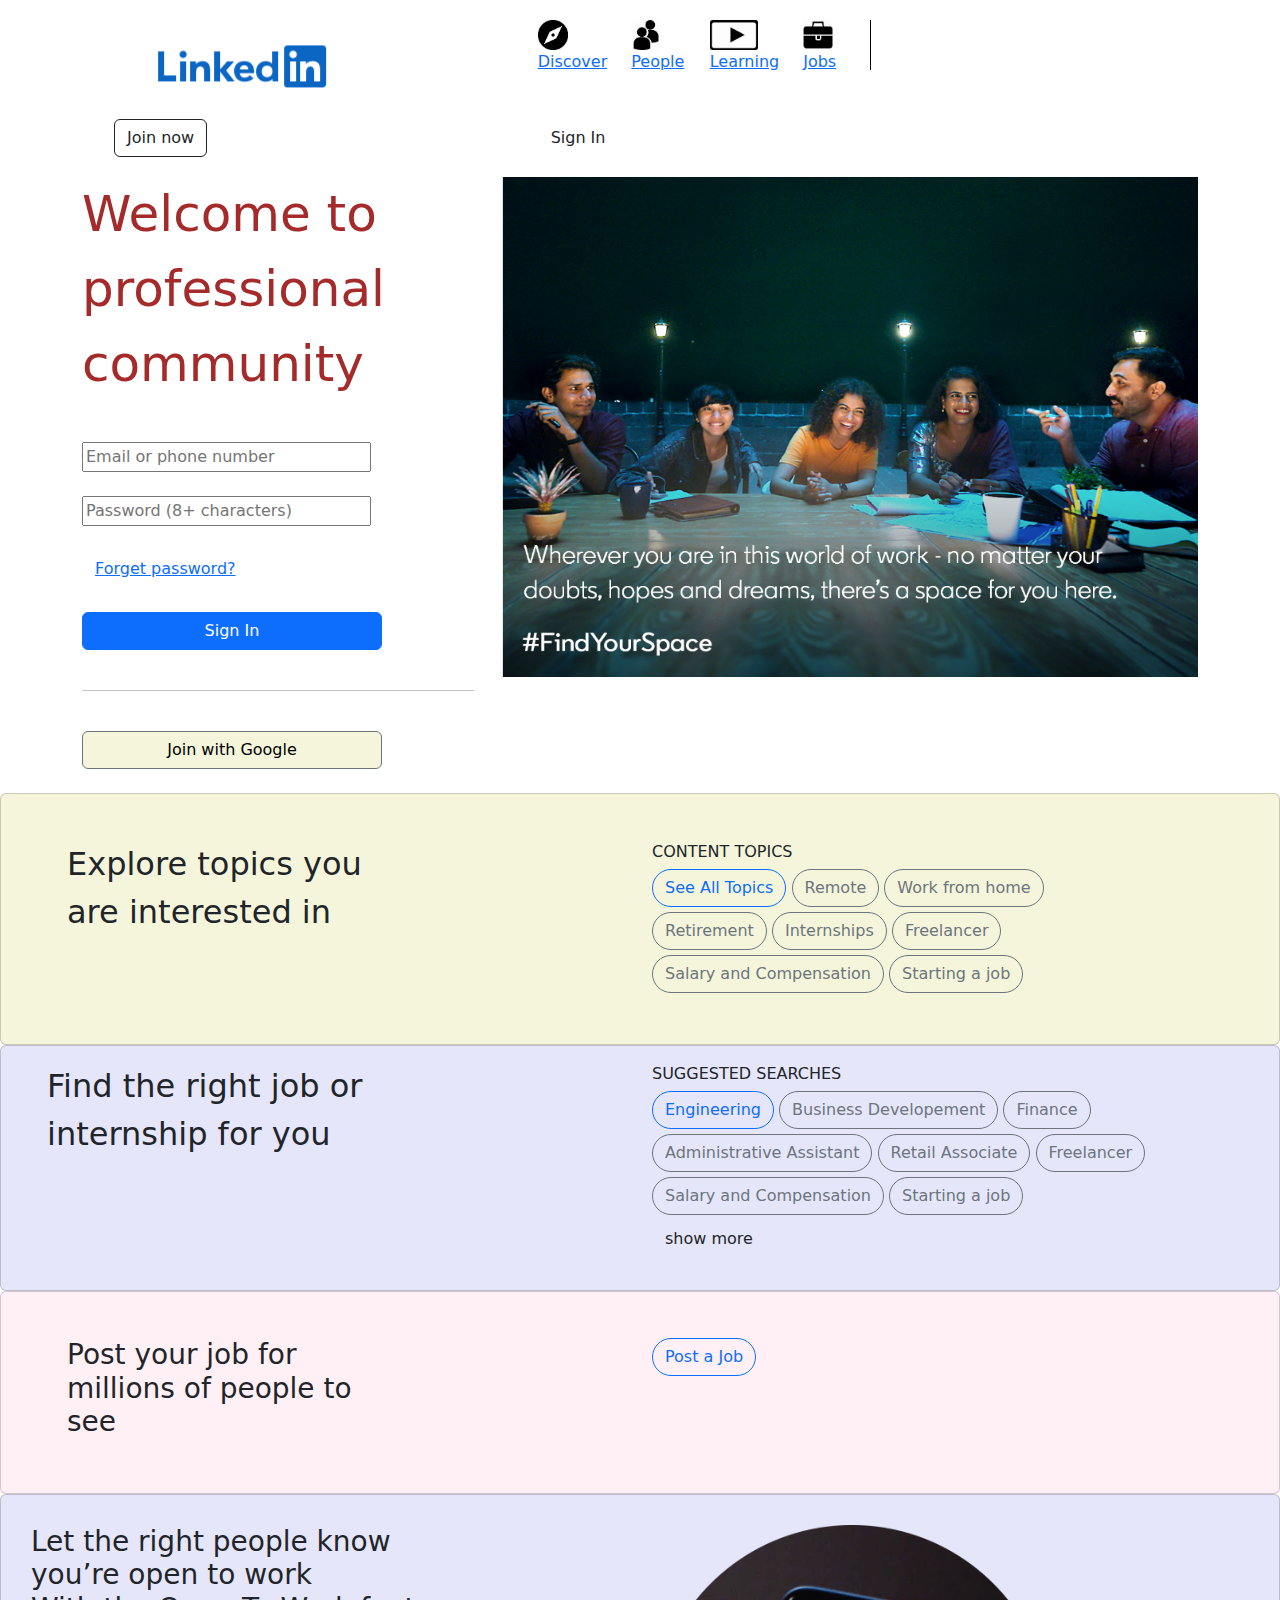
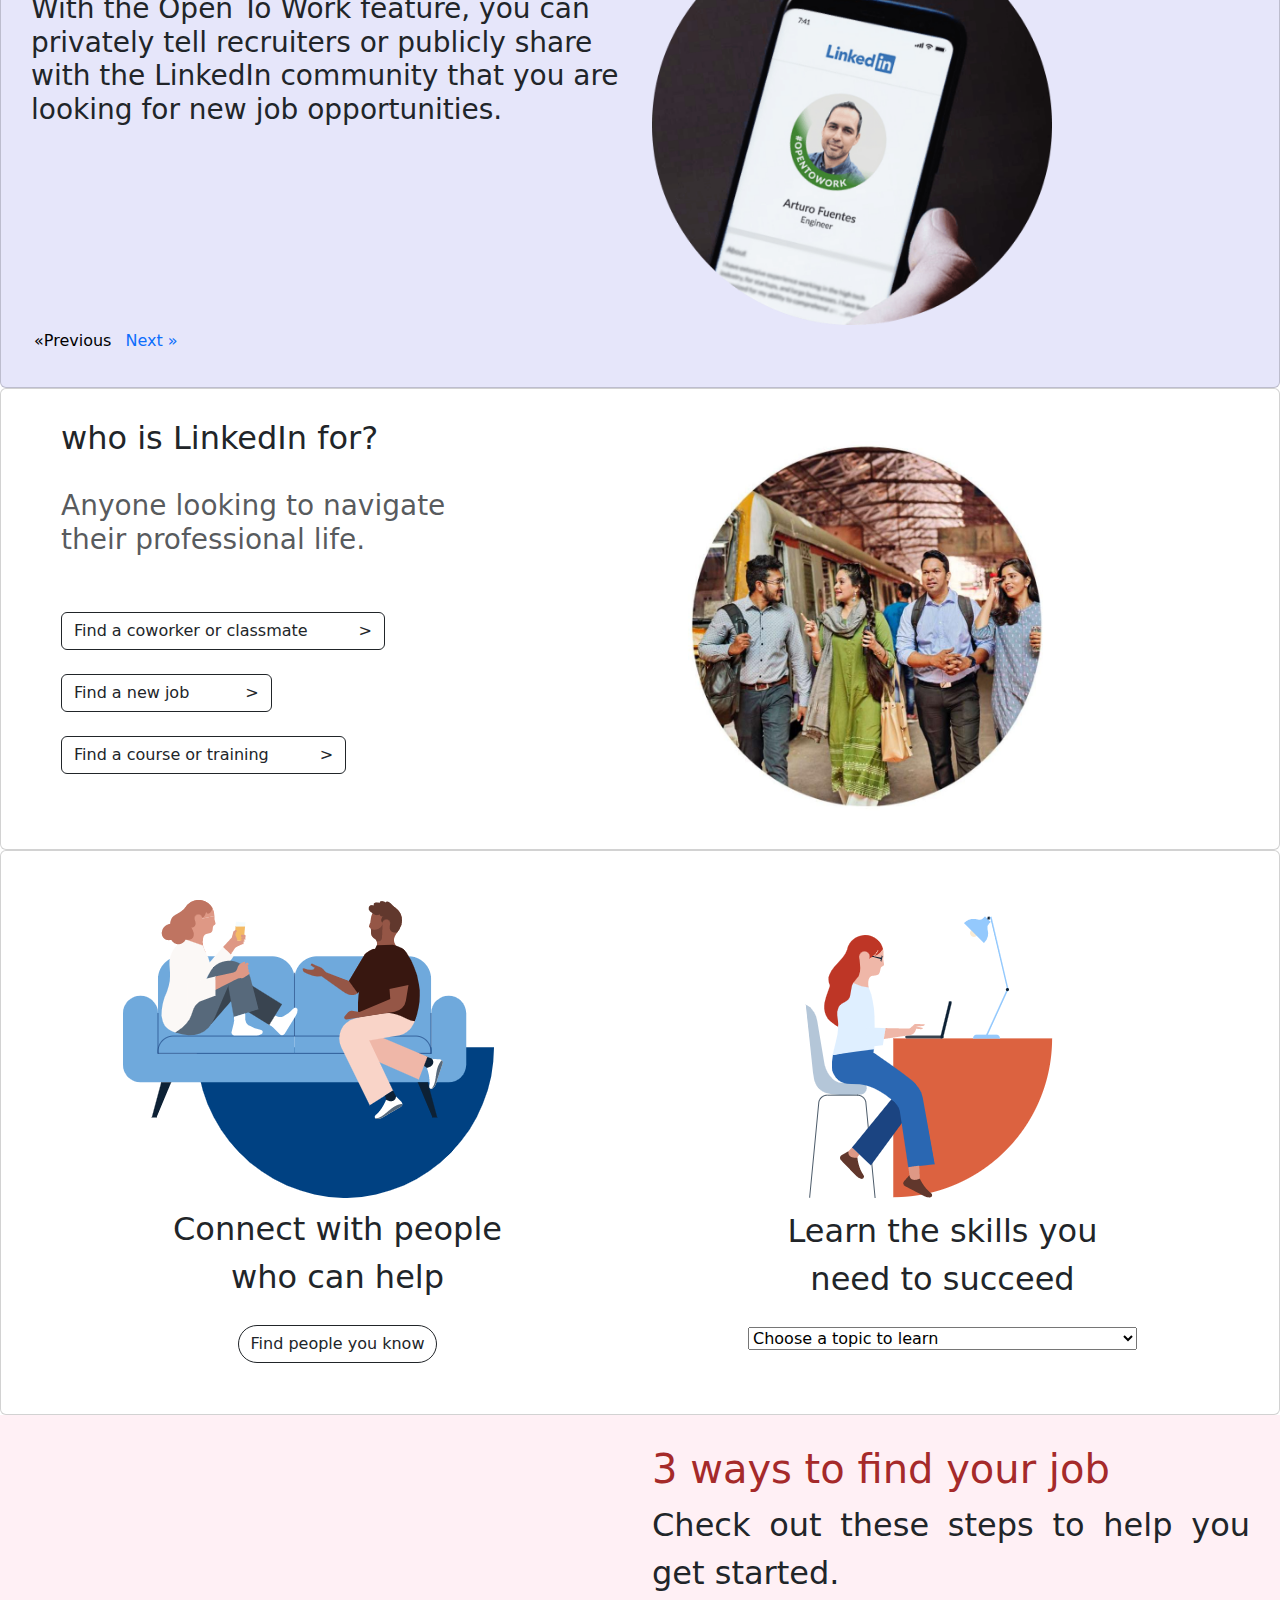
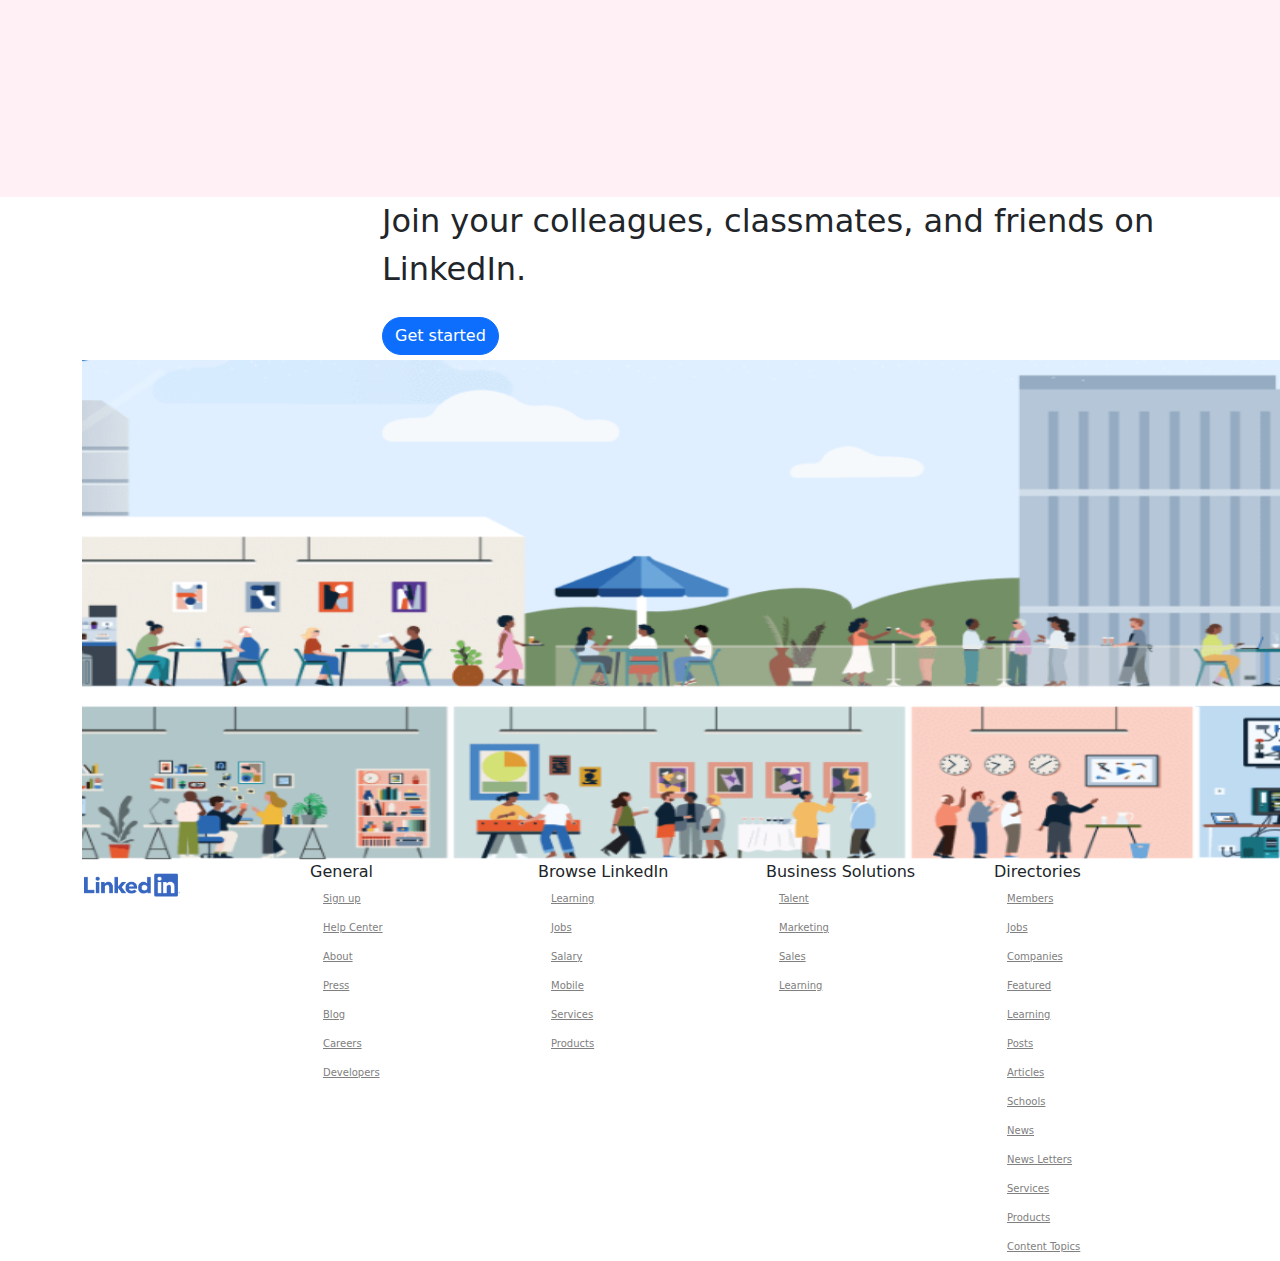
<file: index.html>
<!DOCTYPE html>
<html lang="en">
    <head>
        
        <meta name="viewport" content="width=device-width initial-scale=1">
        <link rel="stylesheet" href="css/bootstrap.min.css">
        <title> LinkedIn : Login or Signup </title>
        <style>
            .an{
  text-decoration: none;
  display: inline-block;
  padding: 2px 3px;
}

an:hover {
  background-color: #ddd;
  color: black;
}

.previous {
    text-decoration: none;
  color: black;
}

.next {
    text-decoration: none;
  color: black;
}
</style>
    </head>
    <body>
        <div class="container" style="display:flex">
            <div class="row" style="margin: 20px;">
              <div class="col-md-6"><a href="https://www.linkedin.com/?trk=guest_homepage-basic_nav-header-logo"><img src="linked in logo.png"></a>
              </div>
              <div class="col"><img src="compass.jpg"style="height: 30px;">
                <a href="https://www.linkedin.com/pulse/topics/home/?trk=homepage-basic_guest_nav_menu_discover"><p>Discover</p></a>
              </div>
              <div class="col"><img src="pep.jpg" style="height: 30px;">
                <a href="https://www.linkedin.com/pub/dir/+/+?trk=homepage-basic_guest_nav_menu_people&original_referer=https%3A%2F%2Fwww.linkedin.com%2F">
                <p>People</p></a>
              </div>
              <div class="col"><img src="learning.jpg" style="height: 30px;">
                <a href="https://www.linkedin.com/learning/search?trk=homepage-basic_guest_nav_menu_learning"><p>Learning</p></a>
              </div>
              <div class="col"><img src="jobs.jpg" style="height: 30px;">
                <a href="https://www.linkedin.com/jobs/jobs-in-mumbai?trk=homepage-basic_guest_nav_menu_jobs&position=1&pageNum=0"><p>Jobs</p></a>
              </div>
              <div class="col" style="border-left: 1px solid black;
              height: 50px;">
              </div>
              <div class="col">
                <a href="https://www.linkedin.com/jobs/jobs-in-mumbai?trk=homepage-basic_guest_nav_menu_jobs&position=1&pageNum=0"><input type="button" class="btn btn-outline-dark" value="Join now"></a>
              </div>
              <div class="col" >
                <a href="https://www.linkedin.com/feed/"><input type="submit" value="Sign In" class="btn btn-dark-primary";></a>
              </div>
            </div>
          </div>
          <div class="container">
            <div class="row">
              <div class="col">
                <div>
                  <p style="color:brown;font-size:50px">Welcome to professional community</p>
                </div>
                <br>
                <div>
                  <input type="text" placeholder="Email or phone number" size="30px">
                </div>
                <br>
                <div>
                  <input type="password" placeholder="Password (8+ characters)" size="30px">
                </div>
                <br>
                <div>
                  <input type="submit" value="Forget password?" class="btn btn-link">
                </div>
                <br>
                <div>
                  <a href="https://www.linkedin.com/feed/"><input type="submit" value="Sign In" class="btn btn-primary" style="width: 300px;"></a>
                </div>
                <br><hr><br>
                <div>
                  <a href="https://accounts.google.com/o/oauth2/auth/oauthchooseaccount?redirect_uri=storagerelay%3A%2F%2Fhttps%2Fwww.linkedin.com%3Fid%3Dauth790140&response_type=permission%20id_token&scope=email%20profile%20openid&openid.realm&client_id=990339570472-k6nqn1tpmitg8pui82bfaun3jrpmiuhs.apps.googleusercontent.com&ss_domain=https%3A%2F%2Fwww.linkedin.com&fetch_basic_profile=true&gsiwebsdk=2&flowName=GeneralOAuthFlow">
                    <input type="submit" value="Join with Google" class="btn  btn-secondary" style="width:300px;background-color:beige;color:black"> </a>
                    <br>
                    <br>
                </div>
              </div>
              <div class="col">
                <div><img src="front picture link.png" style="width:700px;height:500px"></div>
              </div>
            </div>
        
          </div>
        
        <div style="display:flex;padding-top: 30px;
        padding-right: 30px;
        padding-bottom: 30px;
        padding-left: 30px;background-color:beige;" class="card" >
            <div class="card-body">
                <div class="row">
                    <div class="col">
                        <center><div class="display1" style="font-size:xx-large; text-align: justify;margin-left: 20px;"> Explore topics you <br> are interested in </div></center>
                    </div>
                    <div class="col">
                        <div class="display3" style="margin-bottom: 5px;"> CONTENT TOPICS </div>
                         <a href="https://www.linkedin.com/pulse/topics/home/?trk=homepage-basic_explore-content_topic-pill"> 
                            <input type="button" class="btn btn-outline-primary btn-rounded" value="See All Topics" style=" border-radius: 20px; margin-bottom: 5px;"></a>
                          <a href="https://www.linkedin.com/pulse/topics/careers-c1/remote-c2/?trk=homepage-basic_explore-content_topic-pill">
                             <input type="button" class="btn btn-outline-secondary btn-rounded" value="Remote" style="margin-bottom: 5px;border-radius: 20px"></a>
                         <a href="https://www.linkedin.com/pulse/topics/careers-c1/work-from-home-c3/?trk=homepage-basic_explore-content_topic-pill">
                               <input type="button" class="btn btn-outline-secondary btn-rounded" value="Work from home" style="margin-bottom: 5px;border-radius: 20px"></a><br>
                         <a href="https://www.linkedin.com/pulse/topics/careers-c1/retirement-c4/?trk=homepage-basic_explore-content_topic-pill">
                             <input type="button" class="btn btn-outline-secondary btn-rounded" value="Retirement" style="margin-bottom: 5px;border-radius: 20px"></a>
                         <a href="https://www.linkedin.com/pulse/topics/careers-c1/internships-c5/?trk=homepage-basic_explore-content_topic-pill">
                              <input type="button" class="btn btn-outline-secondary btn-rounded" value="Internships" style="margin-bottom: 5px;border-radius: 20px"></a>
                         <a href="https://www.linkedin.com/pulse/topics/careers-c1/freelancer-c6/?trk=homepage-basic_explore-content_topic-pill">
                             <input type="button" class="btn btn-outline-secondary btn-rounded" value="Freelancer" style="margin-bottom: 5px;border-radius: 20px"></a><br>
                         <a href="https://www.linkedin.com/pulse/topics/careers-c1/salary-and-compensation-c7/?trk=homepage-basic_explore-content_topic-pill">
                             <input type="button" class="btn btn-outline-secondary btn-rounded" value="Salary and Compensation" style="margin-bottom: 5px;border-radius: 20px"></a>
                         <a href="https://www.linkedin.com/pulse/topics/careers-c1/starting-a-job-c8/?trk=homepage-basic_explore-content_topic-pill">  
                            <input type="button" class="btn btn-outline-secondary btn-rounded" value="Starting a job" style="margin-bottom: 5px;border-radius: 20px"></a>
                            
                               </div>
                             </div>
                        
                    </div>
                </div>

            </div>

        </div>


            
        <div style="display:flex;background-color:lavender;" class="card" >
            <div class="card-body">
                <div class="row">
                    <div class="col">
                        <div class="display1" style="font-size:xx-large; text-align: justify ;margin-left: 30px;">Find the right job or <br> internship for you </div>
                    </div>
                    <div class="col">
                        <div class="display3" style="margin-bottom: 5px;"> SUGGESTED SEARCHES </div>
                         <a href="https://www.linkedin.com/jobs/engineering-jobs-amal%C4%81puram?trk=homepage-basic_suggested-search"> 
                            <input type="button" class="btn btn-outline-primary btn-rounded" value="Engineering" style=" border-radius: 20px; margin-bottom: 5px;"></a>
                          <a href="https://www.linkedin.com/jobs/business-development-jobs-amal%C4%81puram?trk=homepage-basic_suggested-search&position=1&pageNum=0">
                             <input type="button" class="btn btn-outline-secondary btn-rounded" value="Business Developement" style="margin-bottom: 5px;border-radius: 20px"></a>
                         <a href="https://www.linkedin.com/jobs/finance-jobs-amal%C4%81puram?trk=homepage-basic_suggested-search&position=1&pageNum=0">
                               <input type="button" class="btn btn-outline-secondary btn-rounded" value="Finance" style="margin-bottom: 5px;border-radius: 20px"></a><br>
                         <a href="https://www.linkedin.com/jobs/administrative-assistant-jobs-amal%C4%81puram?trk=homepage-basic_suggested-search">
                             <input type="button" class="btn btn-outline-secondary btn-rounded" value="Administrative Assistant" style="margin-bottom: 5px;border-radius: 20px"></a>
                         <a href="https://www.linkedin.com/jobs/retail-associate-jobs-amal%C4%81puram?trk=homepage-basic_suggested-search">
                              <input type="button" class="btn btn-outline-secondary btn-rounded" value="Retail Associate" style="margin-bottom: 5px;border-radius: 20px"></a>
                         <a href="https://www.linkedin.com/pulse/topics/careers-c1/freelancer-c6/?trk=homepage-basic_explore-content_topic-pill">
                             <input type="button" class="btn btn-outline-secondary btn-rounded" value="Freelancer" style="margin-bottom: 5px;border-radius: 20px"></a><br>
                         <a href="https://www.linkedin.com/pulse/topics/careers-c1/salary-and-compensation-c7/?trk=homepage-basic_explore-content_topic-pill">
                             <input type="button" class="btn btn-outline-secondary btn-rounded" value="Salary and Compensation" style="margin-bottom: 5px;border-radius: 20px"></a>
                         <a href="https://www.linkedin.com/pulse/topics/careers-c1/starting-a-job-c8/?trk=homepage-basic_explore-content_topic-pill">  
                            <input type="button" class="btn btn-outline-secondary btn-rounded" value="Starting a job" style="margin-bottom: 5px;border-radius: 20px"></a>
                            <p>
                                <a class="btn btn-default" data-bs-toggle="collapse" href="#collapseExample" role="button" aria-expanded="false" aria-controls="collapseExample">
                                  show more  
                                </a>
                             </p>
                                
                                <div class="collapse" id="collapseExample">
                                <div class="card card-body">
                                 <p>
                                 <a href="https://www.linkedin.com/jobs/healthcare-services-jobs-mumbai?trk=homepage-basic_suggested-search&position=1&pageNum=0"> 
                                     <input type="button" class="btn btn-outline-primary btn-rounded" value="Healtlhcare Services" style=" border-radius: 20px; margin-bottom: 5px;"></a>
                                   <a href="https://www.linkedin.com/jobs/sales-jobs-amal%C4%81puram?trk=homepage-basic_suggested-search&position=1&pageNum=0">
                                      <input type="button" class="btn btn-outline-secondary btn-rounded" value="Sales" style="margin-bottom: 5px;border-radius: 20px"></a>
                                  <a href="https://www.linkedin.com/jobs/program-and-project-management-jobs-amal%C4%81puram?trk=homepage-basic_suggested-search">
                                        <input type="button" class="btn btn-outline-secondary btn-rounded" value="Program and Project Management" style="margin-bottom: 5px;border-radius: 20px"></a>
                                  <a href="https://www.linkedin.com/jobs/accounting-jobs-amal%C4%81puram?trk=homepage-basic_suggested-search&position=1&pageNum=0">
                                      <input type="button" class="btn btn-outline-secondary btn-rounded" value="Accounting" style="margin-bottom: 5px;border-radius: 20px"></a>
                                  <a href="https://www.linkedin.com/jobs/retail-associate-jobs-amal%C4%81puram?trk=homepage-basic_suggested-search">
                                       <input type="button" class="btn btn-outline-secondary btn-rounded" value="Retail Associate" style="margin-bottom: 5px;border-radius: 20px"></a>
                                  <a href="https://www.linkedin.com/jobs/customer-service-jobs-singapore?trk=homepage-basic_suggested-search&position=1&pageNum=0">
                                      <input type="button" class="btn btn-outline-secondary btn-rounded" value="Customer Service" style="margin-bottom: 5px;border-radius: 20px"></a>
                                  <a href="https://www.linkedin.com/jobs/operations-jobs-amal%C4%81puram?trk=homepage-basic_suggested-search&position=1&pageNum=0">
                                      <input type="button" class="btn btn-outline-secondary btn-rounded" value="Operations" style="margin-bottom: 5px;border-radius: 20px"></a>
                                  <a href="https://www.linkedin.com/jobs/information-technology-jobs-singapore?trk=homepage-basic_suggested-search&position=1&pageNum=0">  
                                     <input type="button" class="btn btn-outline-secondary btn-rounded" value="Information Technology" style="margin-bottom: 5px;border-radius: 20px"></a>
                                 <a href="https://www.linkedin.com/jobs/marketing-jobs-singapore?trk=homepage-basic_suggested-search&position=1&pageNum=0">  
                                     <input type="button" class="btn btn-outline-secondary btn-rounded" value="Marketing" style="margin-bottom: 5px;border-radius: 20px"></a>
                                 <a href="https://www.linkedin.com/jobs/human-resources-jobs-singapore?trk=homepage-basic_suggested-search&position=1&pageNum=0">  
                                     <input type="button" class="btn btn-outline-secondary btn-rounded" value="Marketing" style="margin-bottom: 5px;border-radius: 20px"></a><br>
                                     <button class="btn btn-default" type="button" data-bs-toggle="collapse" data-bs-target="#collapseExample" aria-expanded="false" aria-controls="collapseExample">
                                         show less  ^
                                       </button>
                                 </p>
                        
                    </div>
                </div>

            </div>

        </div>
            </div>
        </div>
        



        <div style="display:flex;background-color:lavenderblush;padding-bottom: 30px;
        padding-right: 30px;
        padding-top: 30px;
        padding-left: 30px;" class="card" >
            <div class="card-body">
                <div class="row">
                    <div class="col">
                        <div class="display1" style="font-size:xx-large;text-align: justify;margin-left: 20px;">
                               <h3> Post your job for <br>millions of people to<br> see </h3>
                            </div>
                    </div>
                     <div class="col">
                        <input type="button" class="btn btn-outline-primary btn-rounded" value="Post a Job" style=" border-radius: 30px; margin-bottom: 5px;">
                     </div>
               
                </div>
            </div>
        </div>
        <div  class="card" style="background-color: lavender; display:flex; padding-bottom: 30px;
        padding-right: 30px;
        padding-top: 30px;
        padding-left: 30px;">
            
          <div class="row">
            <div class="col">
                <div class="display1"> <h3 style="text-align:justify;">Let the right people know<br> you’re open to work<br>
                With the Open To Work feature, you can<br> privately tell recruiters or publicly share<br> with the LinkedIn community that you are<br> looking for new job opportunities. </h3></div></div>
            <div class="col">
                <div class="display1"> <img src="image1.png" style="height:400px;width:400px"> </div>
            </div>
            <div style="align-content:center; float: right;">
                <div class="an" ><a  href="#" class="previous">  &laquo;Previous</a></div>
                    <div class="an" > <a class="an" href="#" class="next">  Next &raquo;</a></div>
                </div>
            </div>
            </div>
            

            <div style="display:flex;padding-top: 30px;
            padding-right: 30px;
            padding-bottom: 30px;
            padding-left: 30px;" class="card">
                <div class="row">
                    <div class="col" style="text-align: justify;margin-left: 30px;">
                                <h2> who is LinkedIn for? </h2><br>
                                <h3 class="text-muted"> Anyone looking to navigate<br>their professional life.</h3><br><br>
                                <input type="button" class="btn btn-outline-dark" value="Find a coworker or classmate          >"><br><br>
                                <input type="button" class="btn btn-outline-dark" value="Find a new job           >"><br><br>
                                <input type="button" class="btn btn-outline-dark" value="Find a course or training          >"><br><br>
                    </div>
                    <div class="col">
                        <img src="imagefam.jpeg" style="height:400px;width:400px">
                    </div>
                </div>
            </div>


            <div  style="display:flex;padding-top: 30px;
            padding-right: 30px;
            padding-bottom: 30px;
            padding-left: 30px;" class="card">
                <div class="card-body">
                    <div class="row">
                        <div class="col">
                            <center><img src="pic1.png">
                            <div class="display1" style="font-size:xx-large; "> Connect with people <br> who can help</div><br>
                            <a href="https://www.linkedin.com/pub/dir/+/+?trk=homepage-jobseeker_people-cta">  
                                <input type="button" class="btn btn-outline-dark btn-rounded" value="Find people you know" style="margin-bottom: 5px;border-radius: 20px"></a><br>
                            </center>
                        </div>
                        <div class="col">
                            <center>
                                <img src="pic2.png">
                                <div class="display1" style="font-size:xx-large; "> Learn the skills you <br>need to succeed</div><br>
                        <select>
                        <option> Choose a topic to learn</option>   
                        <option>Training and Education 290+ courses</option>
                        <option>IT Help Desk 290+ courses</option>
                        <option>Business Analysis and Strategy 720+ courses</option>
                        <option>Career Development</option>
                        <option>Finance and Accounting</option>
                        <option>Leadership and Management</option>
                        <option>Mobile Development</option>
                        <option>Marketing</option>
                        <option>Cloud Computing</option>
                        <option>Project Management</option>
                        <option>Visualization and Real-Time</option>
                        <option>Animation and Illustration</option>
                        <option>Audio and Music</option>
                        <option>AEC</option>
                        <option>Graphic Design</option>
                        <option>Motion Graphics and VFX</option>
                        <option>Photography</option>
                        <option>Video</option>
                        <option>Data Science</option>
                        <option>Network and System Administration</option>
                        <option>Software Development</option>
                        <option>User Experience</option>
                        <option>Web Design</option>
                        <option>Database Management</option>
                        <option>Web Development</option>
                        <option>Product and Manufacturing</option>
                        <option>Sales</option>
                        <option>Human Resources</option>
                        <option>Devops</option>
                        <option>Small Business and Entrepreneurship</option>
                        <option>Customer Service</option>
                        <option>Professional Development</option>
                        <option>Business Software and Tools</option>
                        <option>Security</option>
                        </select>
                    </center>
                        </div>
                    </div>
                </div>
            </div>
            
                          
                      
                    
                        <div class="w-full flex flex-col justify-center" style="display:flex;background-color:lavenderblush;padding-top: 30px;
                        padding-right: 30px;
                        padding-bottom: 30px;
                        padding-left: 30px;">
                            <div class="row">
                                <div   class="col"><iframe width="560" height="315" src="https://www.youtube.com/embed/oHpdTckid4Y" title="YouTube video player" frameborder="0" style="padding-left: 80px;"allow="accelerometer; autoplay; clipboard-write; encrypted-media; gyroscope; picture-in-picture" allowfullscreen></iframe></div>
                                <div class="col">
                                    <div style="text-align:justify;float: right;">
                                    <div class="h1" style="color:brown;">3 ways to find your job</div>
                                     <p style="font-size: xx-large;">Check out these steps to help you get started.</p>
                                    </div>
                                </div>
                            </div>
                        </div>
                        <header>
                            <div class="container">
                                <div class="row">
                                    <div class="col-lg-12">
                                        <div class="display1" style="font-size: xx-large;padding-left:300px">Join your colleagues, classmates, and friends on <br>
                                         LinkedIn. </div><br>
                                         <div style="padding-left:300px">
                                            <a href="https://www.linkedin.com/signup/cold-join?trk=guest_homepage-jobseeker_join-cta">  
                                                <input type="button" class="btn btn-primary btn-rounded" value="Get started" style="margin-bottom: 5px;border-radius: 20px;"></a><br>
                                            </div>   
                                        <img  class="img-responsive" src="pic3.png" alt=""  style="width:1300px;height:500px;">
                                    </div>
                                </div>
                            </div>
                        </header>
                    </div>
                    <div class="container">
                        <div class="row">
                             <div class="col">
                                <img src="pic4.png" style="width:100px;height:50px;">
                             </div>
                             <div class="col">General<br>
                                <a href="https://www.linkedin.com/signup/cold-join?trk=guest_homepage-jobseeker_join-cta">  
                                    <input type="button" class="btn btn-link btn-rounded;" value="Sign up" style="color: grey;font-size:x-small;"></a><br>
                                <a href="https://www.linkedin.com/help/linkedin?lang=en&trk=homepage-jobseeker_directory_helpCenterUrl">  
                                    <input type="button" class="btn btn-link btn-rounded;" value="Help Center" style="color: grey;font-size:x-small;"></a><br>
                                <a href="https://about.linkedin.com/?trk=homepage-jobseeker_directory_aboutUrl">  
                                    <input type="button" class="btn btn-link btn-rounded;" value="About" style="color: grey;font-size:x-small;"></a><br>  
                                <a href="https://news.linkedin.com/?trk=homepage-jobseeker_directory_pressMicrositeUrl">  
                                    <input type="button" class="btn btn-link btn-rounded;" value="Press" style="color: grey;font-size:x-small;"></a><br>
                                <a href="https://blog.linkedin.com/?trk=homepage-jobseeker_directory_blogMicrositeUrl">  
                                    <input type="button" class="btn btn-link btn-rounded;" value="Blog" style="color: grey;font-size:x-small;"></a><br>   
                                <a href="https://www.linkedin.com/company/linkedin/jobs?trk=homepage-jobseeker_directory_careersUrl">  
                                    <input type="button" class="btn btn-link btn-rounded;" value="Careers" style="color: grey;font-size:x-small;"></a><br>   
                                <a href="https://developer.linkedin.com/?trk=homepage-jobseeker_directory_developerMicrositeUrl">  
                                    <input type="button" class="btn btn-link btn-rounded;" value="Developers" style="color: grey;font-size:x-small;"></a><br>   
                             </div>
                             <div class="col">Browse LinkedIn<br>
                                <a href="https://www.linkedin.com/learning/?trk=homepage-jobseeker_directory_learningHomeUrl">  
                                    <input type="button" class="btn btn-link btn-rounded;" value="Learning" style="color: grey;font-size:x-small;"></a><br>
                                <a href="https://www.linkedin.com/jobs?trk=homepage-jobseeker_directory_jobsHomeUrl">  
                                    <input type="button" class="btn btn-link btn-rounded;" value="Jobs" style="color: grey;font-size:x-small;"></a><br>
                                <a href="https://www.linkedin.com/salary/?trk=homepage-jobseeker_directory_salaryHomeUrl">  
                                    <input type="button" class="btn btn-link btn-rounded;" value="Salary" style="color: grey;font-size:x-small;"></a><br>
                                <a href="https://mobile.linkedin.com/?trk=homepage-jobseeker_directory_mobileMicrositeUrl">  
                                    <input type="button" class="btn btn-link btn-rounded;" value="Mobile" style="color: grey;font-size:x-small;"></a><br>
                                <a href="https://www.linkedin.com/services?trk=homepage-jobseeker_directory_servicesHomeUrl">  
                                    <input type="button" class="btn btn-link btn-rounded;" value="Services" style="color: grey;font-size:x-small;"></a><br>
                                <a href="https://www.linkedin.com/products?trk=homepage-jobseeker_directory_productsHomeUrl">  
                                    <input type="button" class="btn btn-link btn-rounded;" value="Products" style="color: grey;font-size:x-small;"></a><br>
                            </div>
                             <div class="col">Business Solutions<br>
                                <a href="https://business.linkedin.com/talent-solutions?src=li-footer&utm_source=linkedin&utm_medium=footer&trk=homepage-jobseeker_directory_talentSolutionsMicrositeUrl">  
                                    <input type="button" class="btn btn-link btn-rounded;" value="Talent" style="color: grey;font-size:x-small;"></a><br>
                                <a href="https://business.linkedin.com/marketing-solutions?src=li-footer&utm_source=linkedin&utm_medium=footer&trk=homepage-jobseeker_directory_marketingSolutionsMicrositeUrl">  
                                    <input type="button" class="btn btn-link btn-rounded;" value="Marketing" style="color: grey;font-size:x-small;"></a><br>
                                <a href="https://business.linkedin.com/sales-solutions-b?src=li-footer&utm_source=linkedin&utm_medium=footer&trk=homepage-jobseeker_directory_salesSolutionsMicrositeUrl&adobe_mc_
                                sdid=SDID%3D6979A21F9D1FD6FA-0513C7C4DE81B59F%7CMCORGID%3D14215E3D5995C57C0A495C55%40AdobeOrg%7CTS%3D1655735264&adobe_mc_ref=https%3A%2F%2Fwww.linkedin.com%2F">  
                                    <input type="button" class="btn btn-link btn-rounded;" value="Sales" style="color: grey;font-size:x-small;"></a><br>
                                <a href="https://learning.linkedin.com/?src=li-footer&trk=homepage-jobseeker_directory_learningMicrositeUrl">  
                                    <input type="button" class="btn btn-link btn-rounded;" value="Learning" style="color: grey;font-size:x-small;"></a><br>
                                            
                            </div>
                             <div class="col">Directories<br>
                                <a href="https://www.linkedin.com/directory/people?trk=homepage-jobseeker_directory_peopleDirectoryUrl">  
                                    <input type="button" class="btn btn-link btn-rounded;" value="Members" style="color: grey;font-size:x-small;"></a><br>
                                <a href="https://www.linkedin.com/directory/jobs?trk=homepage-jobseeker_directory_jobSearchDirectoryUrl">  
                                    <input type="button" class="btn btn-link btn-rounded;" value="Jobs" style="color: grey;font-size:x-small;"></a><br>
                                <a href="https://www.linkedin.com/directory/companies?trk=homepage-jobseeker_directory_companyDirectoryUrl">  
                                    <input type="button" class="btn btn-link btn-rounded;" value="Companies" style="color: grey;font-size:x-small;"></a><br>
                                <a href="https://www.linkedin.com/directory/featured?trk=homepage-jobseeker_directory_featuredDirectoryUrl">  
                                    <input type="button" class="btn btn-link btn-rounded;" value="Featured" style="color: grey;font-size:x-small;"></a><br>
                                <a href="https://www.linkedin.com/directory/learning?trk=homepage-jobseeker_directory_learningDirectoryUrl">  
                                    <input type="button" class="btn btn-link btn-rounded;" value="Learning" style="color: grey;font-size:x-small;"></a><br>
                                <a href="https://www.linkedin.com/directory/posts?trk=homepage-jobseeker_directory_postsDirectoryUrl">  
                                    <input type="button" class="btn btn-link btn-rounded;" value="Posts" style="color: grey;font-size:x-small;"></a><br>
                                <a href="https://www.linkedin.com/directory/articles?trk=homepage-jobseeker_directory_articlesDirectoryUrl">  
                                    <input type="button" class="btn btn-link btn-rounded;" value="Articles" style="color: grey;font-size:x-small;"></a><br>
                                <a href="https://www.linkedin.com/directory/schools?trk=homepage-jobseeker_directory_schoolsDirectoryUrl">  
                                    <input type="button" class="btn btn-link btn-rounded;" value="Schools" style="color: grey;font-size:x-small;"></a><br>
                                <a href="https://www.linkedin.com/directory/news?trk=homepage-jobseeker_directory_newsDirectoryUrl">  
                                    <input type="button" class="btn btn-link btn-rounded;" value="News" style="color: grey;font-size:x-small;"></a><br>
                                <a href="https://www.linkedin.com/directory/newsletters?trk=homepage-jobseeker_directory_newslettersDirectoryUrl">  
                                    <input type="button" class="btn btn-link btn-rounded;" value="News Letters" style="color: grey;font-size:x-small;"></a><br>
                                <a href="https://www.linkedin.com/directory/services?trk=homepage-jobseeker_directory_servicesDirectoryUrl">  
                                    <input type="button" class="btn btn-link btn-rounded;" value="Services" style="color: grey;font-size:x-small;"></a><br>
                                <a href="https://www.linkedin.com/directory/products?trk=homepage-jobseeker_directory_productsDirectoryUrl">  
                                    <input type="button" class="btn btn-link btn-rounded;" value="Products" style="color: grey;font-size:x-small;"></a><br>
                                <a href="https://www.linkedin.com/directory/content-hub?trk=homepage-jobseeker_directory_contentHubDirectoryUrl">  
                                    <input type="button" class="btn btn-link btn-rounded;" value="Content Topics" style="color: grey;font-size:x-small;"></a><br>
                             </div>
                        </div>
                    </div>
         <script src="js/bootstrap.min.js"> </script>
    </body>
</html>
</file>
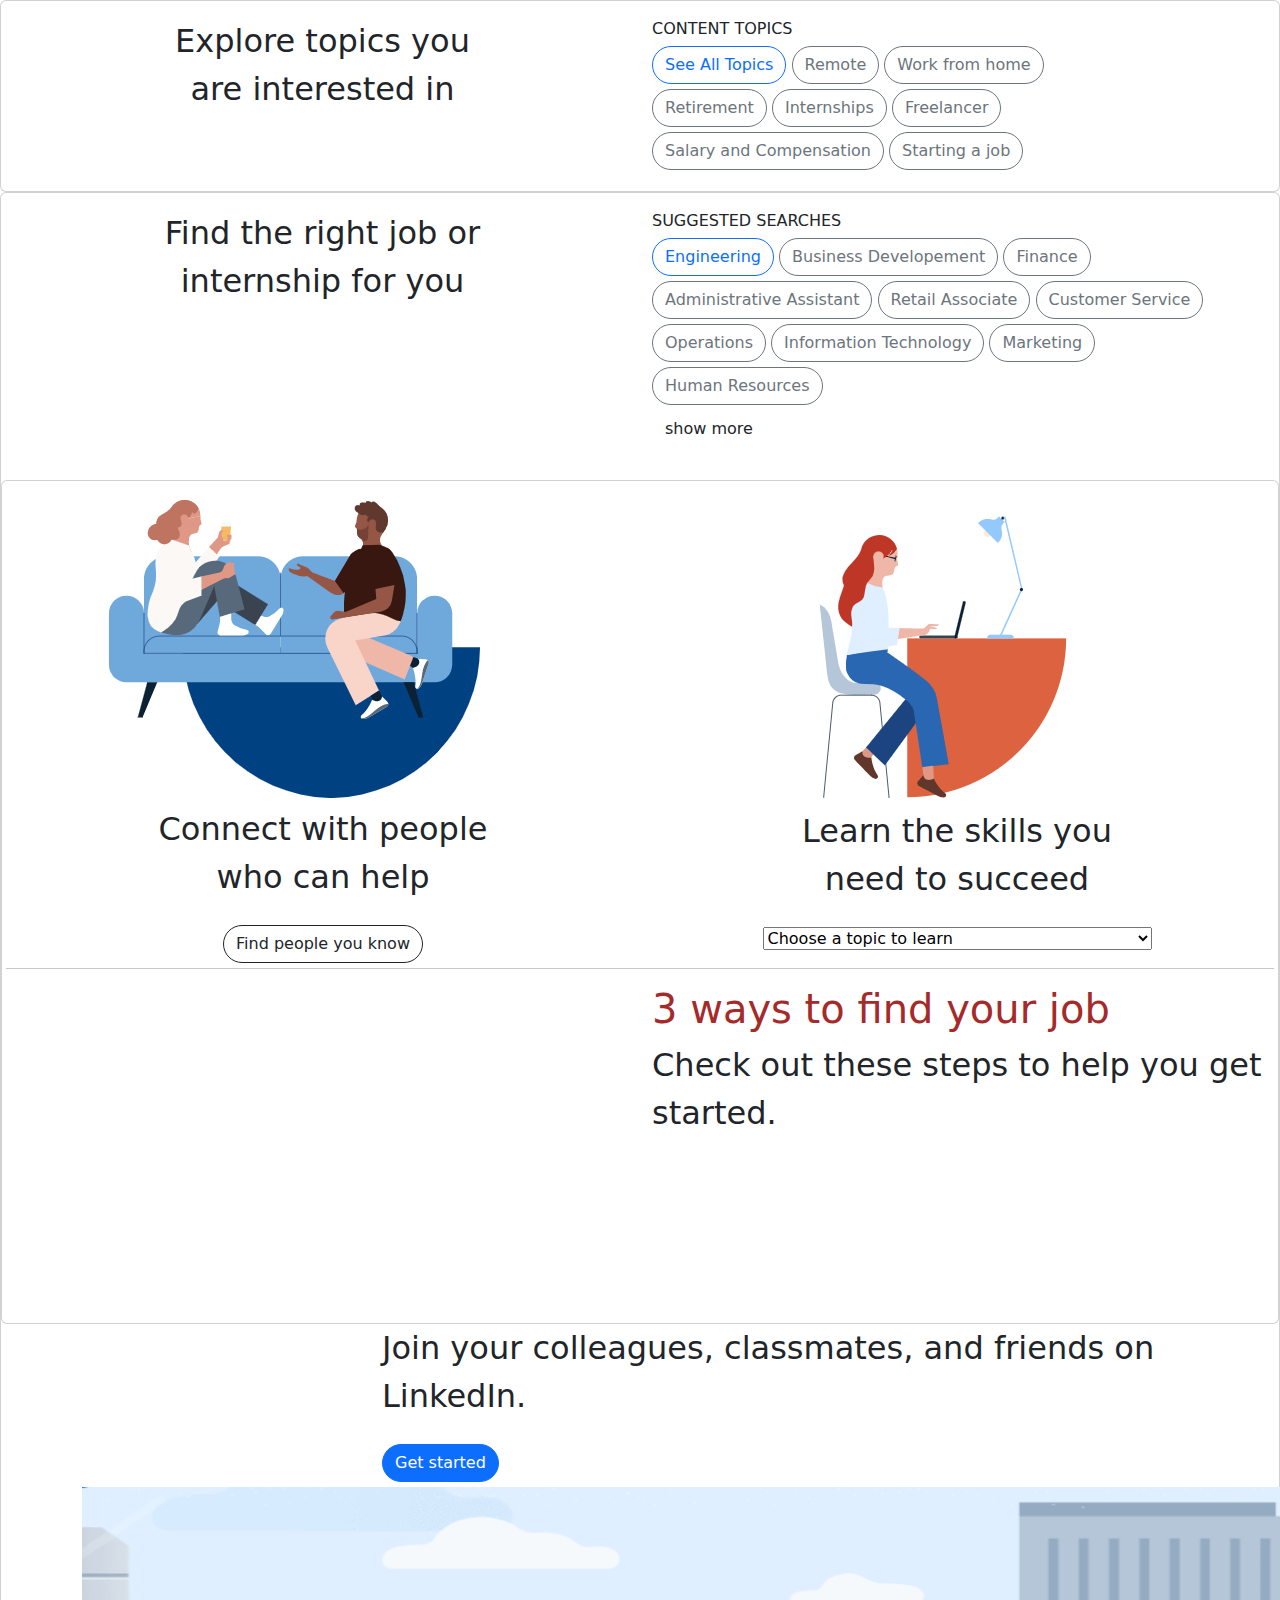
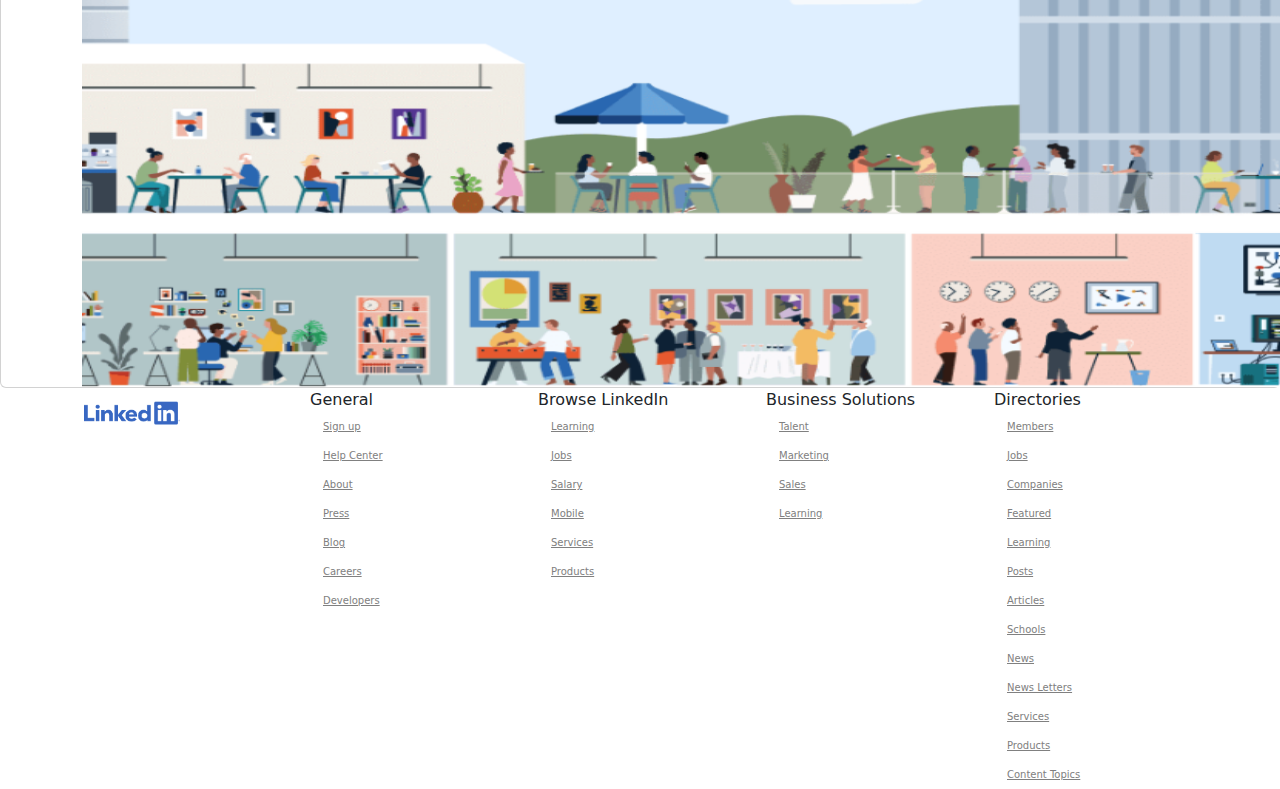
<file: linkedin.html>
<!DOCTYPE html>
<html lang="en">
    <head>
        
        <meta name="viewport" content="width=device-width initial-scale=1">
        <link rel="stylesheet" href="css/bootstrap.min.css">
        <title> LinkedIn : Login or Signup </title>
        
    </head>
    <body>
        <div class="card">
            <div class="card-body">
                <div class="row">
                    <div class="col">
                        <center><div class="display1" style="font-size:xx-large; "> Explore topics you <br> are interested in </div></center>
                    </div>
                    <div class="col">
                        <div class="display3" style="margin-bottom: 5px;"> CONTENT TOPICS </div>
                         <a href="https://www.linkedin.com/pulse/topics/home/?trk=homepage-basic_explore-content_topic-pill"> 
                            <input type="button" class="btn btn-outline-primary btn-rounded" value="See All Topics" style=" border-radius: 20px; margin-bottom: 5px;"></a>
                          <a href="https://www.linkedin.com/pulse/topics/careers-c1/remote-c2/?trk=homepage-basic_explore-content_topic-pill">
                             <input type="button" class="btn btn-outline-secondary btn-rounded" value="Remote" style="margin-bottom: 5px;border-radius: 20px"></a>
                         <a href="https://www.linkedin.com/pulse/topics/careers-c1/work-from-home-c3/?trk=homepage-basic_explore-content_topic-pill">
                               <input type="button" class="btn btn-outline-secondary btn-rounded" value="Work from home" style="margin-bottom: 5px;border-radius: 20px"></a><br>
                         <a href="https://www.linkedin.com/pulse/topics/careers-c1/retirement-c4/?trk=homepage-basic_explore-content_topic-pill">
                             <input type="button" class="btn btn-outline-secondary btn-rounded" value="Retirement" style="margin-bottom: 5px;border-radius: 20px"></a>
                         <a href="https://www.linkedin.com/pulse/topics/careers-c1/internships-c5/?trk=homepage-basic_explore-content_topic-pill">
                              <input type="button" class="btn btn-outline-secondary btn-rounded" value="Internships" style="margin-bottom: 5px;border-radius: 20px"></a>
                         <a href="https://www.linkedin.com/pulse/topics/careers-c1/freelancer-c6/?trk=homepage-basic_explore-content_topic-pill">
                             <input type="button" class="btn btn-outline-secondary btn-rounded" value="Freelancer" style="margin-bottom: 5px;border-radius: 20px"></a><br>
                         <a href="https://www.linkedin.com/pulse/topics/careers-c1/salary-and-compensation-c7/?trk=homepage-basic_explore-content_topic-pill">
                             <input type="button" class="btn btn-outline-secondary btn-rounded" value="Salary and Compensation" style="margin-bottom: 5px;border-radius: 20px"></a>
                         <a href="https://www.linkedin.com/pulse/topics/careers-c1/starting-a-job-c8/?trk=homepage-basic_explore-content_topic-pill">  
                            <input type="button" class="btn btn-outline-secondary btn-rounded" value="Starting a job" style="margin-bottom: 5px;border-radius: 20px"></a>
                        
                    </div>
                </div>

            </div>

        </div>

        <div class="card">
            <div class="card-body">
                <div class="row">
                    <div class="col">
                        <center><div class="display1" style="font-size:xx-large; ">Find the right job or <br> internship for you </div>
                    </div></center>
                    <div class="col">
                        <div class="display3" style="margin-bottom: 5px;"> SUGGESTED SEARCHES </div>
                         <a href="https://www.linkedin.com/jobs/engineering-jobs-amal%C4%81puram?trk=homepage-basic_suggested-search"> 
                            <input type="button" class="btn btn-outline-primary btn-rounded" value="Engineering" style=" border-radius: 20px; margin-bottom: 5px;"></a>
                          <a href="https://www.linkedin.com/jobs/business-development-jobs-amal%C4%81puram?trk=homepage-basic_suggested-search&position=1&pageNum=0">
                             <input type="button" class="btn btn-outline-secondary btn-rounded" value="Business Developement" style="margin-bottom: 5px;border-radius: 20px"></a>
                         <a href="https://www.linkedin.com/jobs/finance-jobs-amal%C4%81puram?trk=homepage-basic_suggested-search&position=1&pageNum=0">
                               <input type="button" class="btn btn-outline-secondary btn-rounded" value="Finance" style="margin-bottom: 5px;border-radius: 20px"></a><br>
                         <a href="https://www.linkedin.com/jobs/administrative-assistant-jobs-amal%C4%81puram?trk=homepage-basic_suggested-search">
                             <input type="button" class="btn btn-outline-secondary btn-rounded" value="Administrative Assistant" style="margin-bottom: 5px;border-radius: 20px"></a>
                         <a href="https://www.linkedin.com/jobs/retail-associate-jobs-amal%C4%81puram?trk=homepage-basic_suggested-search">
                              <input type="button" class="btn btn-outline-secondary btn-rounded" value="Retail Associate" style="margin-bottom: 5px;border-radius: 20px"></a>
                         <a href="https://www.linkedin.com/jobs/customer-service-jobs-singapore?trk=homepage-basic_suggested-search&position=1&pageNum=0">
                             <input type="button" class="btn btn-outline-secondary btn-rounded" value="Customer Service" style="margin-bottom: 5px;border-radius: 20px"></a><br>
                         <a href="https://www.linkedin.com/jobs/operations-jobs-amal%C4%81puram?trk=homepage-basic_suggested-search&position=1&pageNum=0">
                             <input type="button" class="btn btn-outline-secondary btn-rounded" value="Operations" style="margin-bottom: 5px;border-radius: 20px"></a>
                         <a href="https://www.linkedin.com/jobs/information-technology-jobs-singapore?trk=homepage-basic_suggested-search&position=1&pageNum=0">  
                            <input type="button" class="btn btn-outline-secondary btn-rounded" value="Information Technology" style="margin-bottom: 5px;border-radius: 20px"></a>
                        <a href="https://www.linkedin.com/jobs/marketing-jobs-singapore?trk=homepage-basic_suggested-search&position=1&pageNum=0">  
                            <input type="button" class="btn btn-outline-secondary btn-rounded" value="Marketing" style="margin-bottom: 5px;border-radius: 20px"></a>
                        <a href="https://www.linkedin.com/jobs/human-resources-jobs-singapore?trk=homepage-basic_suggested-search&position=1&pageNum=0">  
                            <input type="button" class="btn btn-outline-secondary btn-rounded" value="Human Resources" style="margin-bottom: 5px;border-radius: 20px"></a>
                            
                             <p>
                               <a class="btn btn-default" data-bs-toggle="collapse" href="#collapseExample" role="button" aria-expanded="false" aria-controls="collapseExample">
                                 show more  
                               </a>
                            </p>
                               
                               <div class="collapse" id="collapseExample">
                               <div class="card card-body">
                                <p>
                                
                                <a href="https://www.linkedin.com/jobs/healthcare-services-jobs-mumbai?trk=homepage-basic_suggested-search&position=1&pageNum=0"> 
                                    <input type="button" class="btn btn-outline-primary btn-rounded" value="Healtlhcare Services" style=" border-radius: 20px; margin-bottom: 5px;"></a>
                                  <a href="https://www.linkedin.com/jobs/sales-jobs-amal%C4%81puram?trk=homepage-basic_suggested-search&position=1&pageNum=0">
                                     <input type="button" class="btn btn-outline-secondary btn-rounded" value="Sales" style="margin-bottom: 5px;border-radius: 20px"></a>
                                 <a href="https://www.linkedin.com/jobs/program-and-project-management-jobs-amal%C4%81puram?trk=homepage-basic_suggested-search">
                                       <input type="button" class="btn btn-outline-secondary btn-rounded" value="Program and Project Management" style="margin-bottom: 5px;border-radius: 20px"></a>
                                 <a href="https://www.linkedin.com/jobs/accounting-jobs-amal%C4%81puram?trk=homepage-basic_suggested-search&position=1&pageNum=0">
                                     <input type="button" class="btn btn-outline-secondary btn-rounded" value="Accounting" style="margin-bottom: 5px;border-radius: 20px"></a>
                                 <a href="https://www.linkedin.com/jobs/retail-associate-jobs-amal%C4%81puram?trk=homepage-basic_suggested-search">
                                      <input type="button" class="btn btn-outline-secondary btn-rounded" value="Retail Associate" style="margin-bottom: 5px;border-radius: 20px"></a>
                                 <a href="https://www.linkedin.com/jobs/customer-service-jobs-singapore?trk=homepage-basic_suggested-search&position=1&pageNum=0">
                                     <input type="button" class="btn btn-outline-secondary btn-rounded" value="Customer Service" style="margin-bottom: 5px;border-radius: 20px"></a>
                                 <a href="https://www.linkedin.com/jobs/operations-jobs-amal%C4%81puram?trk=homepage-basic_suggested-search&position=1&pageNum=0">
                                     <input type="button" class="btn btn-outline-secondary btn-rounded" value="Operations" style="margin-bottom: 5px;border-radius: 20px"></a>
                                 <a href="https://www.linkedin.com/jobs/information-technology-jobs-singapore?trk=homepage-basic_suggested-search&position=1&pageNum=0">  
                                    <input type="button" class="btn btn-outline-secondary btn-rounded" value="Information Technology" style="margin-bottom: 5px;border-radius: 20px"></a>
                                <a href="https://www.linkedin.com/jobs/marketing-jobs-singapore?trk=homepage-basic_suggested-search&position=1&pageNum=0">  
                                    <input type="button" class="btn btn-outline-secondary btn-rounded" value="Marketing" style="margin-bottom: 5px;border-radius: 20px"></a>
                                <a href="https://www.linkedin.com/jobs/human-resources-jobs-singapore?trk=homepage-basic_suggested-search&position=1&pageNum=0">  
                                    <input type="button" class="btn btn-outline-secondary btn-rounded" value="Marketing" style="margin-bottom: 5px;border-radius: 20px"></a><br>
                                    <button class="btn btn-default" type="button" data-bs-toggle="collapse" data-bs-target="#collapseExample" aria-expanded="false" aria-controls="collapseExample">
                                        show less  ^
                                      </button>
                                </p>
                               </div>
                                     
                    </div>
                </div>

            </div>

        </div>
        <div class="card">
            <div class="card-body">
                <div class="row">
                    <div class="col">
                        <center><img src="pic1.png">
                        <div class="display1" style="font-size:xx-large; "> Connect with people <br> who can help</div><br>
                        <a href="https://www.linkedin.com/pub/dir/+/+?trk=homepage-jobseeker_people-cta">  
                            <input type="button" class="btn btn-outline-dark btn-rounded" value="Find people you know" style="margin-bottom: 5px;border-radius: 20px"></a><br>
                        </center>
                    </div>
                    <div class="col">
                        <center>
                            <img src="pic2.png">
                            <div class="display1" style="font-size:xx-large; "> Learn the skills you <br>need to succeed</div><br>
                    <select>
                    <option> Choose a topic to learn</option>   
                    <option>Training and Education 290+ courses</option>
                    <option>IT Help Desk 290+ courses</option>
                    <option>Business Analysis and Strategy 720+ courses</option>
                    <option>Career Development</option>
                    <option>Finance and Accounting</option>
                    <option>Leadership and Management</option>
                    <option>Mobile Development</option>
                    <option>Marketing</option>
                    <option>Cloud Computing</option>
                    <option>Project Management</option>
                    <option>Visualization and Real-Time</option>
                    <option>Animation and Illustration</option>
                    <option>Audio and Music</option>
                    <option>AEC</option>
                    <option>Graphic Design</option>
                    <option>Motion Graphics and VFX</option>
                    <option>Photography</option>
                    <option>Video</option>
                    <option>Data Science</option>
                    <option>Network and System Administration</option>
                    <option>Software Development</option>
                    <option>User Experience</option>
                    <option>Web Design</option>
                    <option>Database Management</option>
                    <option>Web Development</option>
                    <option>Product and Manufacturing</option>
                    <option>Sales</option>
                    <option>Human Resources</option>
                    <option>Devops</option>
                    <option>Small Business and Entrepreneurship</option>
                    <option>Customer Service</option>
                    <option>Professional Development</option>
                    <option>Business Software and Tools</option>
                    <option>Security</option>
                    </select>
                        </center>
                    </div>
                    <hr>
                    <div container>
                        <div class="row">
                            <div class="col"><iframe width="560" height="315" src="https://www.youtube.com/embed/oHpdTckid4Y" title="YouTube video player" frameborder="0" style="padding-left: 80px;"allow="accelerometer; autoplay; clipboard-write; encrypted-media; gyroscope; picture-in-picture" allowfullscreen></iframe></div>
                            <div class="col">
                                <div class="h1" style="color:brown">3 ways to find your job</div>
                                 <p style="font-size: xx-large;">Check out these steps to help you get started.</p>
                            </div>
                        </div>
                    </div>
                </div>
            </div>
        </div>
        <header>
            <div class="container">
                <div class="row">
                    <div class="col-lg-12">
                        <div class="display1" style="font-size: xx-large;padding-left:300px">Join your colleagues, classmates, and friends on <br>
                         LinkedIn. </div><br>
                         <div style="padding-left:300px">
                            <a href="https://www.linkedin.com/signup/cold-join?trk=guest_homepage-jobseeker_join-cta">  
                                <input type="button" class="btn btn-primary btn-rounded" value="Get started" style="margin-bottom: 5px;border-radius: 20px;"></a><br>
                            </div>   
                        <img  class="img-responsive" src="pic3.png" alt=""  style="width:1300px;height:500px;">
                    </div>
                </div>
            </div>
        </header>
    </div>
    <div class="container">
        <div class="row">
             <div class="col">
                <img src="pic4.png" style="width:100px;height:50px;">
             </div>
             <div class="col">General<br>
                <a href="https://www.linkedin.com/signup/cold-join?trk=guest_homepage-jobseeker_join-cta">  
                    <input type="button" class="btn btn-link btn-rounded;" value="Sign up" style="color: grey;font-size:x-small;"></a><br>
                <a href="https://www.linkedin.com/help/linkedin?lang=en&trk=homepage-jobseeker_directory_helpCenterUrl">  
                    <input type="button" class="btn btn-link btn-rounded;" value="Help Center" style="color: grey;font-size:x-small;"></a><br>
                <a href="https://about.linkedin.com/?trk=homepage-jobseeker_directory_aboutUrl">  
                    <input type="button" class="btn btn-link btn-rounded;" value="About" style="color: grey;font-size:x-small;"></a><br>  
                <a href="https://news.linkedin.com/?trk=homepage-jobseeker_directory_pressMicrositeUrl">  
                    <input type="button" class="btn btn-link btn-rounded;" value="Press" style="color: grey;font-size:x-small;"></a><br>
                <a href="https://blog.linkedin.com/?trk=homepage-jobseeker_directory_blogMicrositeUrl">  
                    <input type="button" class="btn btn-link btn-rounded;" value="Blog" style="color: grey;font-size:x-small;"></a><br>   
                <a href="https://www.linkedin.com/company/linkedin/jobs?trk=homepage-jobseeker_directory_careersUrl">  
                    <input type="button" class="btn btn-link btn-rounded;" value="Careers" style="color: grey;font-size:x-small;"></a><br>   
                <a href="https://developer.linkedin.com/?trk=homepage-jobseeker_directory_developerMicrositeUrl">  
                    <input type="button" class="btn btn-link btn-rounded;" value="Developers" style="color: grey;font-size:x-small;"></a><br>   
             </div>
             <div class="col">Browse LinkedIn<br>
                <a href="https://www.linkedin.com/learning/?trk=homepage-jobseeker_directory_learningHomeUrl">  
                    <input type="button" class="btn btn-link btn-rounded;" value="Learning" style="color: grey;font-size:x-small;"></a><br>
                <a href="https://www.linkedin.com/jobs?trk=homepage-jobseeker_directory_jobsHomeUrl">  
                    <input type="button" class="btn btn-link btn-rounded;" value="Jobs" style="color: grey;font-size:x-small;"></a><br>
                <a href="https://www.linkedin.com/salary/?trk=homepage-jobseeker_directory_salaryHomeUrl">  
                    <input type="button" class="btn btn-link btn-rounded;" value="Salary" style="color: grey;font-size:x-small;"></a><br>
                <a href="https://mobile.linkedin.com/?trk=homepage-jobseeker_directory_mobileMicrositeUrl">  
                    <input type="button" class="btn btn-link btn-rounded;" value="Mobile" style="color: grey;font-size:x-small;"></a><br>
                <a href="https://www.linkedin.com/services?trk=homepage-jobseeker_directory_servicesHomeUrl">  
                    <input type="button" class="btn btn-link btn-rounded;" value="Services" style="color: grey;font-size:x-small;"></a><br>
                <a href="https://www.linkedin.com/products?trk=homepage-jobseeker_directory_productsHomeUrl">  
                    <input type="button" class="btn btn-link btn-rounded;" value="Products" style="color: grey;font-size:x-small;"></a><br>
            </div>
             <div class="col">Business Solutions<br>
                <a href="https://business.linkedin.com/talent-solutions?src=li-footer&utm_source=linkedin&utm_medium=footer&trk=homepage-jobseeker_directory_talentSolutionsMicrositeUrl">  
                    <input type="button" class="btn btn-link btn-rounded;" value="Talent" style="color: grey;font-size:x-small;"></a><br>
                <a href="https://business.linkedin.com/marketing-solutions?src=li-footer&utm_source=linkedin&utm_medium=footer&trk=homepage-jobseeker_directory_marketingSolutionsMicrositeUrl">  
                    <input type="button" class="btn btn-link btn-rounded;" value="Marketing" style="color: grey;font-size:x-small;"></a><br>
                <a href="https://business.linkedin.com/sales-solutions-b?src=li-footer&utm_source=linkedin&utm_medium=footer&trk=homepage-jobseeker_directory_salesSolutionsMicrositeUrl&adobe_mc_
                sdid=SDID%3D6979A21F9D1FD6FA-0513C7C4DE81B59F%7CMCORGID%3D14215E3D5995C57C0A495C55%40AdobeOrg%7CTS%3D1655735264&adobe_mc_ref=https%3A%2F%2Fwww.linkedin.com%2F">  
                    <input type="button" class="btn btn-link btn-rounded;" value="Sales" style="color: grey;font-size:x-small;"></a><br>
                <a href="https://learning.linkedin.com/?src=li-footer&trk=homepage-jobseeker_directory_learningMicrositeUrl">  
                    <input type="button" class="btn btn-link btn-rounded;" value="Learning" style="color: grey;font-size:x-small;"></a><br>
                            
            </div>
             <div class="col">Directories<br>
                <a href="https://www.linkedin.com/directory/people?trk=homepage-jobseeker_directory_peopleDirectoryUrl">  
                    <input type="button" class="btn btn-link btn-rounded;" value="Members" style="color: grey;font-size:x-small;"></a><br>
                <a href="https://www.linkedin.com/directory/jobs?trk=homepage-jobseeker_directory_jobSearchDirectoryUrl">  
                    <input type="button" class="btn btn-link btn-rounded;" value="Jobs" style="color: grey;font-size:x-small;"></a><br>
                <a href="https://www.linkedin.com/directory/companies?trk=homepage-jobseeker_directory_companyDirectoryUrl">  
                    <input type="button" class="btn btn-link btn-rounded;" value="Companies" style="color: grey;font-size:x-small;"></a><br>
                <a href="https://www.linkedin.com/directory/featured?trk=homepage-jobseeker_directory_featuredDirectoryUrl">  
                    <input type="button" class="btn btn-link btn-rounded;" value="Featured" style="color: grey;font-size:x-small;"></a><br>
                <a href="https://www.linkedin.com/directory/learning?trk=homepage-jobseeker_directory_learningDirectoryUrl">  
                    <input type="button" class="btn btn-link btn-rounded;" value="Learning" style="color: grey;font-size:x-small;"></a><br>
                <a href="https://www.linkedin.com/directory/posts?trk=homepage-jobseeker_directory_postsDirectoryUrl">  
                    <input type="button" class="btn btn-link btn-rounded;" value="Posts" style="color: grey;font-size:x-small;"></a><br>
                <a href="https://www.linkedin.com/directory/articles?trk=homepage-jobseeker_directory_articlesDirectoryUrl">  
                    <input type="button" class="btn btn-link btn-rounded;" value="Articles" style="color: grey;font-size:x-small;"></a><br>
                <a href="https://www.linkedin.com/directory/schools?trk=homepage-jobseeker_directory_schoolsDirectoryUrl">  
                    <input type="button" class="btn btn-link btn-rounded;" value="Schools" style="color: grey;font-size:x-small;"></a><br>
                <a href="https://www.linkedin.com/directory/news?trk=homepage-jobseeker_directory_newsDirectoryUrl">  
                    <input type="button" class="btn btn-link btn-rounded;" value="News" style="color: grey;font-size:x-small;"></a><br>
                <a href="https://www.linkedin.com/directory/newsletters?trk=homepage-jobseeker_directory_newslettersDirectoryUrl">  
                    <input type="button" class="btn btn-link btn-rounded;" value="News Letters" style="color: grey;font-size:x-small;"></a><br>
                <a href="https://www.linkedin.com/directory/services?trk=homepage-jobseeker_directory_servicesDirectoryUrl">  
                    <input type="button" class="btn btn-link btn-rounded;" value="Services" style="color: grey;font-size:x-small;"></a><br>
                <a href="https://www.linkedin.com/directory/products?trk=homepage-jobseeker_directory_productsDirectoryUrl">  
                    <input type="button" class="btn btn-link btn-rounded;" value="Products" style="color: grey;font-size:x-small;"></a><br>
                <a href="https://www.linkedin.com/directory/content-hub?trk=homepage-jobseeker_directory_contentHubDirectoryUrl">  
                    <input type="button" class="btn btn-link btn-rounded;" value="Content Topics" style="color: grey;font-size:x-small;"></a><br>
             </div>
        </div>
    </div>
        <script src="js/bootstrap.min.js"> </script>
    </body>
</html>
</file>
